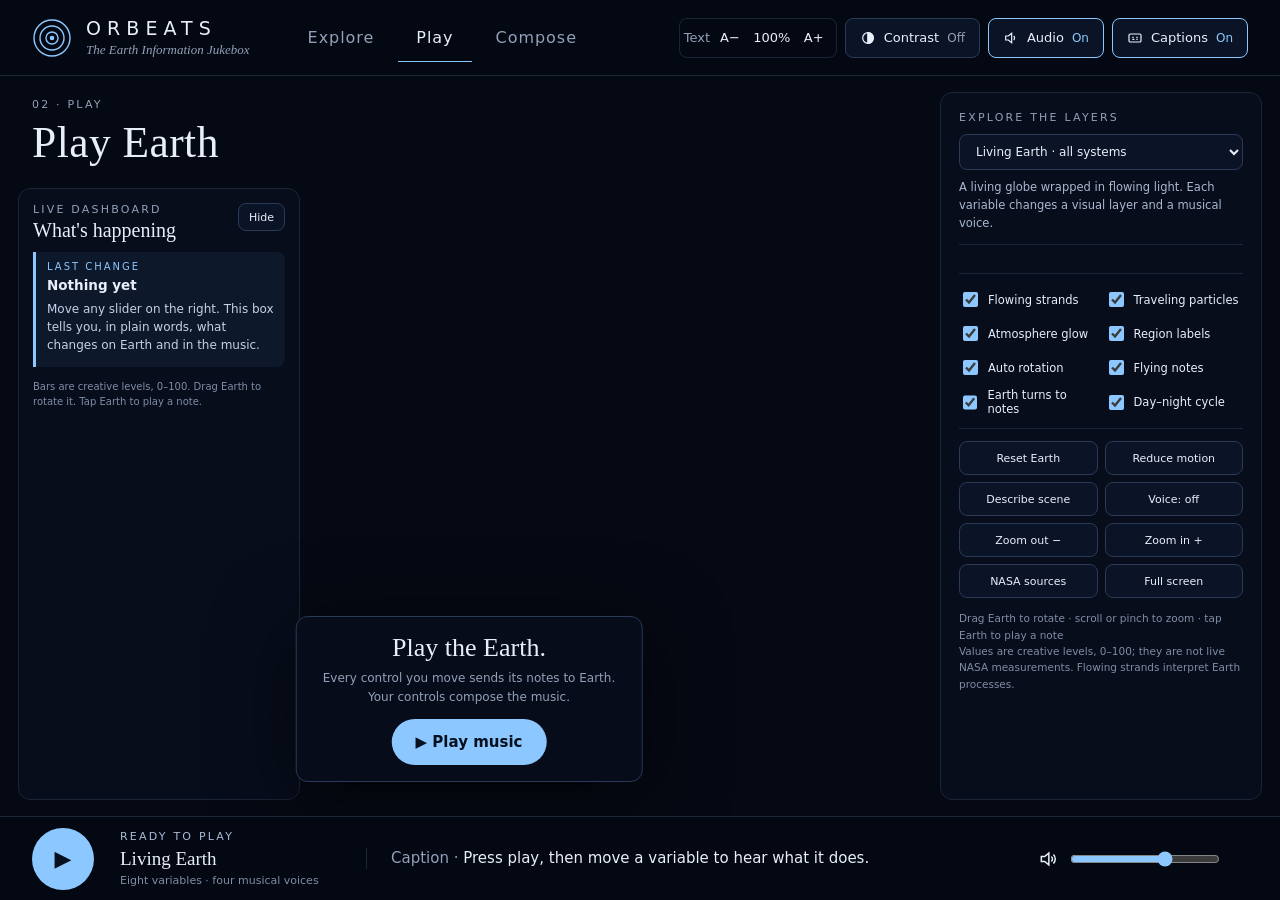
<file: planet-opera/shell.html>
<!doctype html>
<html lang="en"><head><meta charset="utf-8"><meta name="viewport" content="width=device-width,initial-scale=1"><title>Play · ORBEATS — The Earth Information Jukebox</title>
<style>
:root{color-scheme:dark;--bg:#050913;--panel:#080e1cf0;--line:#1b2538;--line2:#2a3a57;--fg:#e9eefb;--muted:#93a0b8;--accent:#8cc8ff;--ts:1;--serif:Georgia,"Source Serif 4","Times New Roman",serif;--sans:system-ui,-apple-system,"Segoe UI",Inter,sans-serif}
*{box-sizing:border-box}html,body{margin:0;background:var(--bg);color:var(--fg);font:13px var(--sans);min-height:100%}body{overflow:hidden}
canvas{position:fixed;inset:0;width:100%;height:100%;touch-action:none;background:var(--bg);cursor:grab}canvas:active{cursor:grabbing}
button,select,input{font:inherit}
button,select{color:var(--fg);border:1px solid var(--line2);background:#0b1426;border-radius:8px;padding:8px 12px;min-height:36px;cursor:pointer}
button:hover{background:#142239;border-color:var(--accent)}button:disabled{opacity:.5;cursor:default}
button:focus-visible,select:focus-visible,input:focus-visible,a:focus-visible,summary:focus-visible{outline:3px solid #ffe0a2;outline-offset:3px}
a{color:#a9e0ff;text-underline-offset:3px}
.eyebrow{font-size:11px;letter-spacing:.2em;text-transform:uppercase;color:var(--muted)}
/* ---- site header (same look as the ORBEATS website) ---- */
.site{position:fixed;left:0;right:0;top:0;z-index:5;min-height:76px;display:flex;align-items:center;gap:28px;padding:10px 32px;background:#050913f2;border-bottom:1px solid var(--line);backdrop-filter:blur(8px)}
.brand{display:flex;align-items:center;gap:14px;text-decoration:none;color:var(--fg)}.brand svg{width:40px;height:40px;color:var(--accent)}
.brand b{display:block;font-weight:500;letter-spacing:.32em;font-size:19px}.brand i{display:block;font:italic 13px var(--serif);color:var(--muted);margin-top:3px}
.nav{display:flex;gap:6px;margin-left:12px}.nav a{padding:14px 18px;color:var(--muted);text-decoration:none;font-size:16px;letter-spacing:.06em;border-bottom:1px solid transparent}.nav a[aria-current=page]{color:var(--fg);border-bottom-color:var(--accent)}
.a11y{margin-left:auto;display:flex;gap:8px;align-items:center;flex-wrap:wrap;justify-content:flex-end}
.tsize{display:flex;align-items:center;gap:2px;border:1px solid var(--line);border-radius:8px;padding:0 4px;color:var(--muted);min-height:40px}.tsize button{border:0;background:none;padding:6px 8px;min-height:30px;color:var(--fg)}.tsize span{font-size:13px}.tsize #ts-val{color:var(--fg);min-width:44px;text-align:center}
.pill{display:flex;align-items:center;gap:8px;min-height:40px;padding:0 14px}.pill svg{width:16px;height:16px}.pill .st{color:var(--muted);font-size:12px}.pill.on{border-color:var(--accent)}.pill.on .st{color:var(--accent)}
/* ---- page title over the stage ---- */
.stage-title{position:fixed;left:32px;top:98px;z-index:2;pointer-events:none;max-width:300px}
.stage-title h1{font:normal clamp(30px,3.4vw,46px) var(--serif);margin:6px 0 8px;letter-spacing:.01em}.stage-title p{margin:0;color:var(--muted);font-size:13px;line-height:1.5}
.hint{position:fixed;left:32px;bottom:104px;z-index:2;font-size:11px;color:#7f8da6;line-height:1.7;max-width:260px;pointer-events:none}
/* ---- control panel ---- */
.panel{position:fixed;right:18px;top:92px;bottom:100px;width:322px;padding:18px;overflow:auto;scrollbar-width:thin;scrollbar-color:#2a3a57 transparent;background:var(--panel);border:1px solid var(--line);border-radius:12px;backdrop-filter:blur(12px);zoom:var(--ts)}
.section-title{font-size:11px;text-transform:uppercase;letter-spacing:.2em;color:var(--muted);margin:0 0 10px}
.panel select{width:100%;margin-bottom:7px;font-size:12px}
#chapter-note{font-size:11.5px;color:#aab8d0;line-height:1.55;min-height:48px;margin:2px 0 12px}
.variables{display:grid;grid-template-columns:1fr 1fr;gap:12px 14px;border-top:1px solid var(--line);padding:14px 0}
.control{padding:2px 0;border-radius:8px;transition:background .3s}
.control label{display:flex;gap:4px;justify-content:space-between;font-size:11.5px;font-weight:600;color:#e0eafb}.control output{color:var(--c);font-weight:500;font-variant-numeric:tabular-nums}
.control .voice-name{font-size:10px;color:var(--c);margin-top:4px}
.control input{display:block;width:100%;height:27px;margin:2px 0 0;accent-color:var(--c);cursor:pointer}
.control.fire{background:linear-gradient(90deg,transparent,color-mix(in srgb,var(--c) 22%,transparent))}.control.fire output{text-shadow:0 0 10px var(--c)}
.layer-list{border-top:1px solid var(--line);padding-top:12px;display:grid;grid-template-columns:1fr 1fr;gap:7px}
.layer-list label{display:flex;gap:7px;align-items:center;font-size:11.5px;min-height:27px;cursor:pointer}.layer-list input{accent-color:var(--accent);width:15px;height:15px}
.visual-controls{padding-top:12px;border-top:1px solid var(--line);margin-top:12px;display:grid;grid-template-columns:1fr 1fr;gap:7px}.visual-controls button{font-size:11px;padding:7px;min-height:34px}
button[aria-pressed=true].tog{border-color:var(--accent);color:var(--accent)}
.under-controls{font-size:10.5px;color:#7f8da6;line-height:1.55;margin:12px 0 0}
/* ---- now playing bar ---- */
.dock{position:fixed;bottom:0;left:0;right:0;z-index:4;min-height:84px;display:flex;align-items:center;gap:26px;padding:10px 32px;background:#050913f6;border-top:1px solid var(--line)}
.play{width:62px;height:62px;border-radius:50%;border:0;background:var(--accent);color:#06101f;font-size:22px;font-weight:700;padding:0;flex:none}.play:hover{background:#b6dcff}
.now{min-width:220px;max-width:360px}.now .eyebrow{color:#a9bbd6;font-size:11px;margin-bottom:5px}.now .title{font:19px/1.2 var(--serif)}.now .sub{font-size:11px;color:#7f8da6;margin-top:4px}
.cap{flex:1;min-width:120px;border-left:1px solid var(--line);padding-left:24px;font-size:15px;color:var(--muted);line-height:1.4}.cap b{font-weight:400;color:var(--fg)}
.volume{display:flex;align-items:center;gap:10px;color:var(--fg)}.volume svg{width:20px;height:20px}.volume input{width:150px;accent-color:var(--accent)}
.meter{display:flex;gap:2.5px;align-items:center;height:22px}.meter span{width:3px;height:100%;border-radius:1px;background:#27467a;opacity:.55;transition:background .08s,opacity .08s}.meter span.on{background:var(--accent);opacity:1}
.indicator{display:none}
/* ---- launch card, live caption, dialog ---- */
.launch{position:fixed;left:calc((100% - 342px)/2);bottom:118px;transform:translateX(-50%);padding:16px 26px;background:#070d1bf0;border:1px solid var(--line2);border-radius:12px;text-align:center;box-shadow:0 15px 80px #0009;min-width:265px;z-index:3}
.launch h2{font:normal 26px var(--serif);margin:0 0 6px}.launch p{color:var(--muted);font-size:12px;line-height:1.6;margin:0 0 12px}.launch .play{width:auto;height:46px;border-radius:23px;padding:0 24px;font-size:15px}.launch[hidden]{display:none}
.live{position:fixed;left:32px;bottom:150px;padding:8px 12px;border-left:2px solid var(--accent);background:#0a172ccc;color:#cae4fb;max-width:420px;font-size:11.5px;line-height:1.5;pointer-events:none;opacity:0;transition:opacity .2s;z-index:3}.live.visible{opacity:1}
.sr{position:absolute;width:1px;height:1px;overflow:hidden;clip:rect(0,0,0,0);white-space:nowrap}
#labels-layer{position:fixed;inset:0;pointer-events:none;overflow:hidden;z-index:1}
.rlabel{position:absolute;left:0;top:0;font-size:10px;padding:5px 10px 5px 8px;border-radius:8px;background:#060d1bd0;border:1px solid #ffffff22;color:#deefff;white-space:nowrap;will-change:transform,opacity;transition:border-color .2s,box-shadow .2s}
.rlabel i{display:inline-block;width:6px;height:6px;border-radius:50%;margin-right:6px;background:var(--c);box-shadow:0 0 8px var(--c)}.rlabel.hit{border-color:var(--c);box-shadow:0 0 16px var(--c)}
dialog{color:#e6f3ff;background:#0a1221;border:1px solid var(--line2);border-radius:14px;max-width:850px;width:calc(100% - 32px);max-height:88vh;padding:24px}
dialog::backdrop{background:#020611cc;backdrop-filter:blur(5px)}dialog h2{font:normal 28px var(--serif);margin:0 0 8px}dialog p{color:#b8cde1;font-size:12px;line-height:1.7}
.dialog-head{display:flex;justify-content:space-between;gap:20px;align-items:flex-start}.source-grid{display:grid;grid-template-columns:1fr 1fr;gap:12px}
.source-card{padding:13px;border:1px solid var(--line);background:#0d182b;border-radius:10px}.source-card h3{font-size:13px;margin:0 0 8px}.source-card p{font-size:11px;margin:4px 0 8px}
.source-card img{display:block;width:100%;height:130px;object-fit:contain;background:#050c16;border-radius:6px;margin:10px 0}.source-card a{font-size:11px}.source-card summary{font-size:11px;color:#9ddcfc;cursor:pointer}
.source-card small{font-size:9.5px;color:#a3bbd0;display:block;line-height:1.5;margin-top:7px}.source-foot{font-size:11px;color:#a3bbd0;margin-top:16px}
.skip{position:fixed;left:15px;top:-100px;z-index:9;background:#bdeaff;color:#071527;padding:10px}.skip:focus{top:10px}.audio-error{color:#ffd6a1!important}

/* ---- dashboard ---- */
.dash{position:fixed;left:18px;top:188px;bottom:100px;width:282px;z-index:3;padding:14px;overflow:auto;scrollbar-width:thin;scrollbar-color:#2a3a57 transparent;background:var(--panel);border:1px solid var(--line);border-radius:12px;backdrop-filter:blur(12px);zoom:var(--ts)}
.dash-top{display:flex;justify-content:space-between;align-items:flex-start;gap:8px}.dash h2{font:normal 20px var(--serif);margin:3px 0 10px}.dash-top button{font-size:11px;padding:4px 10px;min-height:28px}
.dash.closed{bottom:auto;height:auto;overflow:hidden}.dash.closed .dlast,.dash.closed .drows,.dash.closed .dfoot{display:none}.dash.closed h2{margin-bottom:0}
.dlast{--c:#8cc8ff;border-left:3px solid var(--c);background:#0d182b;border-radius:0 8px 8px 0;padding:9px 11px;margin-bottom:12px}.dlast .eyebrow{font-size:10px;color:var(--c)}
.dtitle{font-size:13.5px;font-weight:600;margin:4px 0 6px;line-height:1.35}.dtitle .up{color:#7fe3a5;font-size:11px;white-space:nowrap}.dtitle .down{color:#ffb27a;font-size:11px;white-space:nowrap}
.dlast p{margin:4px 0;font-size:12px;line-height:1.5;color:#c4d2e8}.dlast p b{color:var(--c);font-weight:600}
.drow{padding:7px 8px;border-radius:8px;border:1px solid transparent;transition:background .3s,border-color .3s}.drow.changed{background:color-mix(in srgb,var(--c) 14%,transparent);border-color:color-mix(in srgb,var(--c) 55%,transparent)}
.dhead{display:flex;align-items:center;gap:6px;font-size:11.5px}.dhead b{color:var(--c);font-weight:600;flex:1}.dlvl{color:var(--muted);font-size:10.5px;font-variant-numeric:tabular-nums}
.dchip{font-size:10px;font-weight:700;color:#06101f;background:var(--c);border-radius:9px;padding:1px 7px;display:none}.dchip.show{display:inline-block}
.dbar{height:5px;border-radius:3px;background:#16223a;margin:5px 0}.dbar i{display:block;height:100%;width:0;border-radius:3px;background:var(--c);transition:width .25s}
.dsee{font-size:11px;color:#aab8d0;line-height:1.4}.dfoot{font-size:10px;color:#7f8da6;line-height:1.5;margin:10px 0 0}
.rlabel.changed{border-color:var(--c);box-shadow:0 0 22px var(--c);font-size:12px;font-weight:600;z-index:2}
.live,.hint,.stage-title p{display:none}
body.hc .dash{background:#000}body.hc .dsee,body.hc .dlast p,body.hc .dfoot{color:#e6efff}
@media(max-width:1099px){.dash{width:250px;left:12px}}
@media(max-width:760px){.dash{position:relative;left:auto;top:auto;bottom:auto;width:auto;margin:0 12px 110px;zoom:1}.panel{margin-bottom:12px}}
/* ---- accessibility modes ---- */
body.hc{--fg:#fff;--muted:#d8e4f7;--line:#6f8fb8;--line2:#9fbbe0;--panel:#000000fa}body.hc .panel,body.hc .dock,body.hc .site{background:#000}body.hc .control .voice-name,body.hc .under-controls,body.hc .hint,body.hc .now .sub{color:#e6efff}
body.nocap .live,body.nocap .cap{visibility:hidden}
@media(max-height:800px) and (min-width:761px){.panel{padding:14px}.variables{gap:6px 12px;padding:10px 0}.control input{height:24px}.layer-list{gap:2px 7px;padding-top:7px}.visual-controls{padding-top:8px;margin-top:8px}.under-controls{margin-top:7px}#chapter-note{font-size:10.5px;min-height:32px;margin-bottom:9px}}
@media(max-width:1180px){.brand i{display:none}.nav a{padding:14px 12px}.site{gap:14px;padding:10px 18px}.tsize{display:none}}
@media(max-width:1050px){.panel{width:290px;right:12px}.launch{left:calc((100% - 302px)/2)}.dock{gap:16px;padding:10px 18px}.volume input{width:90px}.meter{display:none}.stage-title{left:18px}.hint{left:18px}.nav{display:none}}
@media(max-width:760px){body{overflow:auto}.site{min-height:64px}.a11y{gap:5px}.pill .lbl{display:none}.pill{padding:0 10px}.stage-title{top:78px;left:16px;max-width:200px}.stage-title p{display:none}.stage-title h1{font-size:26px;margin:2px 0}
 .panel{position:relative;margin:66vh 12px 110px;width:auto;right:auto;top:auto;bottom:auto;padding:16px;overflow:visible;zoom:1}.variables{grid-template-columns:repeat(4,1fr);gap:9px}.control label{font-size:10px}.control .voice-name{font-size:8px}.layer-list{grid-template-columns:repeat(3,1fr)}.visual-controls{grid-template-columns:repeat(4,1fr)}
 .launch{top:34vh;bottom:auto;left:50%;padding:14px}.hint{top:60vh;bottom:auto;max-width:none;font-size:9.5px}.live{bottom:auto;top:56vh;left:16px;right:16px;max-width:none}
 .dock{gap:12px;padding:8px 14px;min-height:76px}.play{width:52px;height:52px}.cap{display:none}.volume input{width:80px}.now{min-width:0}.now .title{font-size:16px}.source-grid{grid-template-columns:1fr}.source-card img{height:160px}}
@media(max-width:400px){.variables{grid-template-columns:1fr 1fr}.layer-list,.visual-controls{grid-template-columns:1fr 1fr}.brand b{letter-spacing:.2em;font-size:16px}}
</style></head><body>
<a href="#controls" class="skip">Skip to Earth controls</a>
<canvas id="universe" role="img" aria-label="Interactive three dimensional Earth made from NASA imagery, wrapped in luminous flowing strands, with the Moon in orbit. When you move a variable, musical notes travel from that control to the region of Earth it describes. Drag to rotate Earth; use the controls to change its layers and music."></canvas><div id="labels-layer"></div>
<header class="site">
 <a class="brand" href="#"><svg viewBox="0 0 40 40" fill="none" stroke="currentColor" stroke-width="1.4" aria-hidden="true"><circle cx="20" cy="20" r="18"/><circle cx="20" cy="20" r="12"/><circle cx="20" cy="20" r="6"/><circle cx="20" cy="20" r="1.6" fill="currentColor"/></svg><span><b>ORBEATS</b><i>The Earth Information Jukebox</i></span></a>
 <nav class="nav" aria-label="Main"><a href="#">Explore</a><a href="#" aria-current="page">Play</a><a href="#">Compose</a></nav>
 <div class="a11y">
  <div class="tsize" role="group" aria-label="Text size"><span>Text</span><button id="ts-minus" aria-label="Smaller text">A−</button><span id="ts-val">100%</span><button id="ts-plus" aria-label="Larger text">A+</button></div>
  <button class="pill" id="contrast" aria-pressed="false"><svg viewBox="0 0 24 24" fill="none" stroke="currentColor" stroke-width="1.8" aria-hidden="true"><circle cx="12" cy="12" r="8"/><path d="M12 4v16" /><path d="M12 4a8 8 0 010 16z" fill="currentColor"/></svg><span class="lbl">Contrast</span><span class="st">Off</span></button>
  <button class="pill on" id="mute" aria-pressed="true"><svg viewBox="0 0 24 24" fill="none" stroke="currentColor" stroke-width="1.8" aria-hidden="true"><path d="M4 9v6h4l5 4V5L8 9H4z"/><path d="M16 9a4 4 0 010 6"/></svg><span class="lbl">Audio</span><span class="st">On</span></button>
  <button class="pill on" id="captions" aria-pressed="true"><svg viewBox="0 0 24 24" fill="none" stroke="currentColor" stroke-width="1.8" aria-hidden="true"><rect x="3" y="6" width="18" height="12" rx="2"/><path d="M8 11h2M14 11h2M8 14h3M14 14h2"/></svg><span class="lbl">Captions</span><span class="st">On</span></button>
 </div>
</header>
<div class="stage-title"><div class="eyebrow">02 · Play</div><h1>Play Earth</h1><p>Change a variable. Send a note. Hear Earth respond.</p></div>
<section class="panel" id="controls" aria-label="Earth variables and visual effects" tabindex="-1"><p class="section-title">Explore the layers</p><label for="chapter" class="sr">Choose an Earth scene</label><select id="chapter"><option value="all">Living Earth · all systems</option><option value="ocean">Ocean currents & temperature</option><option value="deep">Perpetual Ocean · deep flows</option><option value="aerosols">Aerosols in motion</option><option value="air">Air quality</option><option value="carbon">Carbon dioxide</option><option value="water">Atmospheric rivers</option><option value="forest">Forest height</option><option value="night">Earth at night</option></select><p id="chapter-note">A living globe wrapped in flowing light. Each variable changes a visual layer and a musical voice.</p><div class="variables" id="variables"></div>
<div class="layer-list"><label><input id="threads" type="checkbox" checked>Flowing strands</label><label><input id="particles" type="checkbox" checked>Traveling particles</label><label><input id="glow" type="checkbox" checked>Atmosphere glow</label><label><input id="labels" type="checkbox" checked>Region labels</label><label><input id="spin" type="checkbox" checked>Auto rotation</label><label><input id="notes" type="checkbox" checked>Flying notes</label><label><input id="follow" type="checkbox" checked>Earth turns to notes</label><label><input id="cycle" type="checkbox" checked>Day–night cycle</label></div>
<div class="visual-controls"><button id="reset">Reset Earth</button><button id="motion" class="tog" aria-pressed="false">Reduce motion</button><button id="describe">Describe scene</button><button id="voice" class="tog" aria-pressed="false">Voice: off</button><button id="zoom-out">Zoom out −</button><button id="zoom-in">Zoom in +</button><button id="sources">NASA sources</button><button id="fullscreen">Full screen</button></div><p class="under-controls">Drag Earth to rotate · scroll or pinch to zoom · tap Earth to play a note<br>Values are creative levels, 0–100; they are not live NASA measurements. Flowing strands interpret Earth processes.</p></section>
<aside class="dash" id="dash" aria-label="What is happening on Earth"><div class="dash-top"><div><div class="eyebrow">Live dashboard</div><h2>What's happening</h2></div><button id="dash-toggle" aria-expanded="true">Hide</button></div><div class="dlast" id="dash-last"><div class="eyebrow">Last change</div><div class="dtitle">Nothing yet</div><p>Move any slider on the right. This box tells you, in plain words, what changes on Earth and in the music.</p></div><div class="drows" id="dash-rows"></div><p class="dfoot">Bars are creative levels, 0–100. Drag Earth to rotate it. Tap Earth to play a note.</p></aside>
<div class="hint">Drag to orbit · tap Earth to play a note<br>Original NASA imagery and explanations: “NASA sources”</div>
<div id="feedback" class="live"></div><div id="announcement" class="sr" role="status" aria-live="polite" aria-atomic="true"></div>
<div class="launch" id="launch"><h2>Play the Earth.</h2><p>Every control you move sends its notes to Earth.<br>Your controls compose the music.</p><button class="play" id="start">▶ Play music</button></div>
<footer class="dock" id="dock"><button class="play" id="play" aria-pressed="false" aria-label="Play music">▶</button>
 <div class="now"><div class="eyebrow" id="music-state">Ready to play</div><div class="title" id="scene-name">Living Earth</div><div class="sub" id="score-state">Eight variables · four musical voices</div></div>
 <div class="cap" id="caption-wrap">Caption · <b id="caption">Press play, then move a variable to hear what it does.</b></div>
 <label class="volume" for="volume"><svg viewBox="0 0 24 24" fill="none" stroke="currentColor" stroke-width="1.8" aria-hidden="true"><path d="M4 9v6h4l5 4V5L8 9H4z"/><path d="M16 9a4 4 0 010 6M18.5 6.5a8 8 0 010 11"/></svg><span class="sr">Volume</span><input id="volume" type="range" min="0" max="100" value="65" aria-valuetext="65 percent"></label>
 <div class="meter" id="meter" aria-hidden="true"></div></footer>
<dialog id="source-dialog" aria-labelledby="source-title"><div class="dialog-head"><div><div class="eyebrow">The science behind the experience</div><h2 id="source-title">NASA source collection</h2></div><button id="close-sources">Close</button></div><p>This draft adapts the glowing, flowing-strand interaction shown in your recording to Earth. The globe uses NASA Blue Marble and Black Marble imagery (from the open-source three-globe example set) embedded in this file. The strands, surface effects, Moon and music are creative interpretations, not live NASA measurements. The original NASA visuals below retain their scientific context. The music is generated from your controls, not extracted from NASA datasets.</p><div class="source-grid" id="source-grid"></div><p class="source-foot">Collection: <a href="https://svs.gsfc.nasa.gov/gallery/earth-information-center/" target="_blank" rel="noopener">NASA Earth Information Center</a>. Original media needs an internet connection. The interactive scene and its music run locally.</p></dialog>
<!--SCRIPTS-->
</body></html>
</file>
